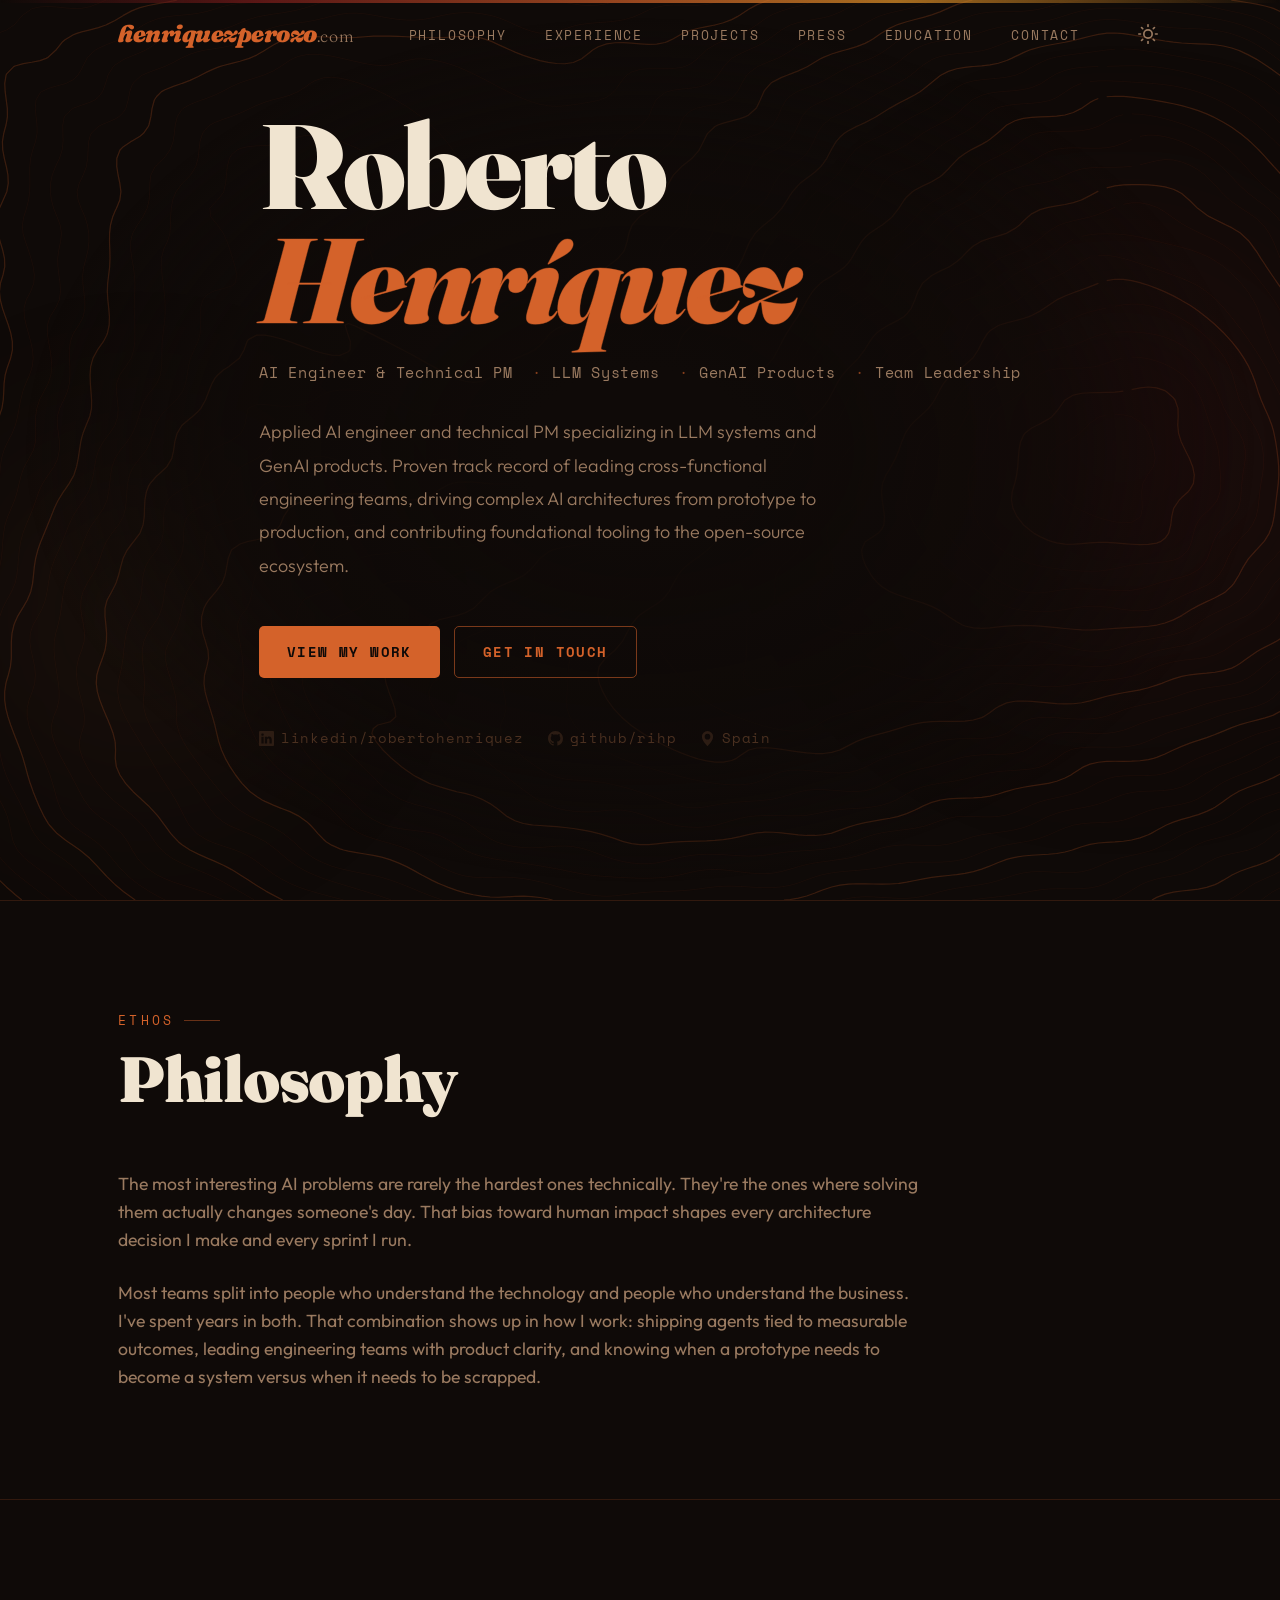
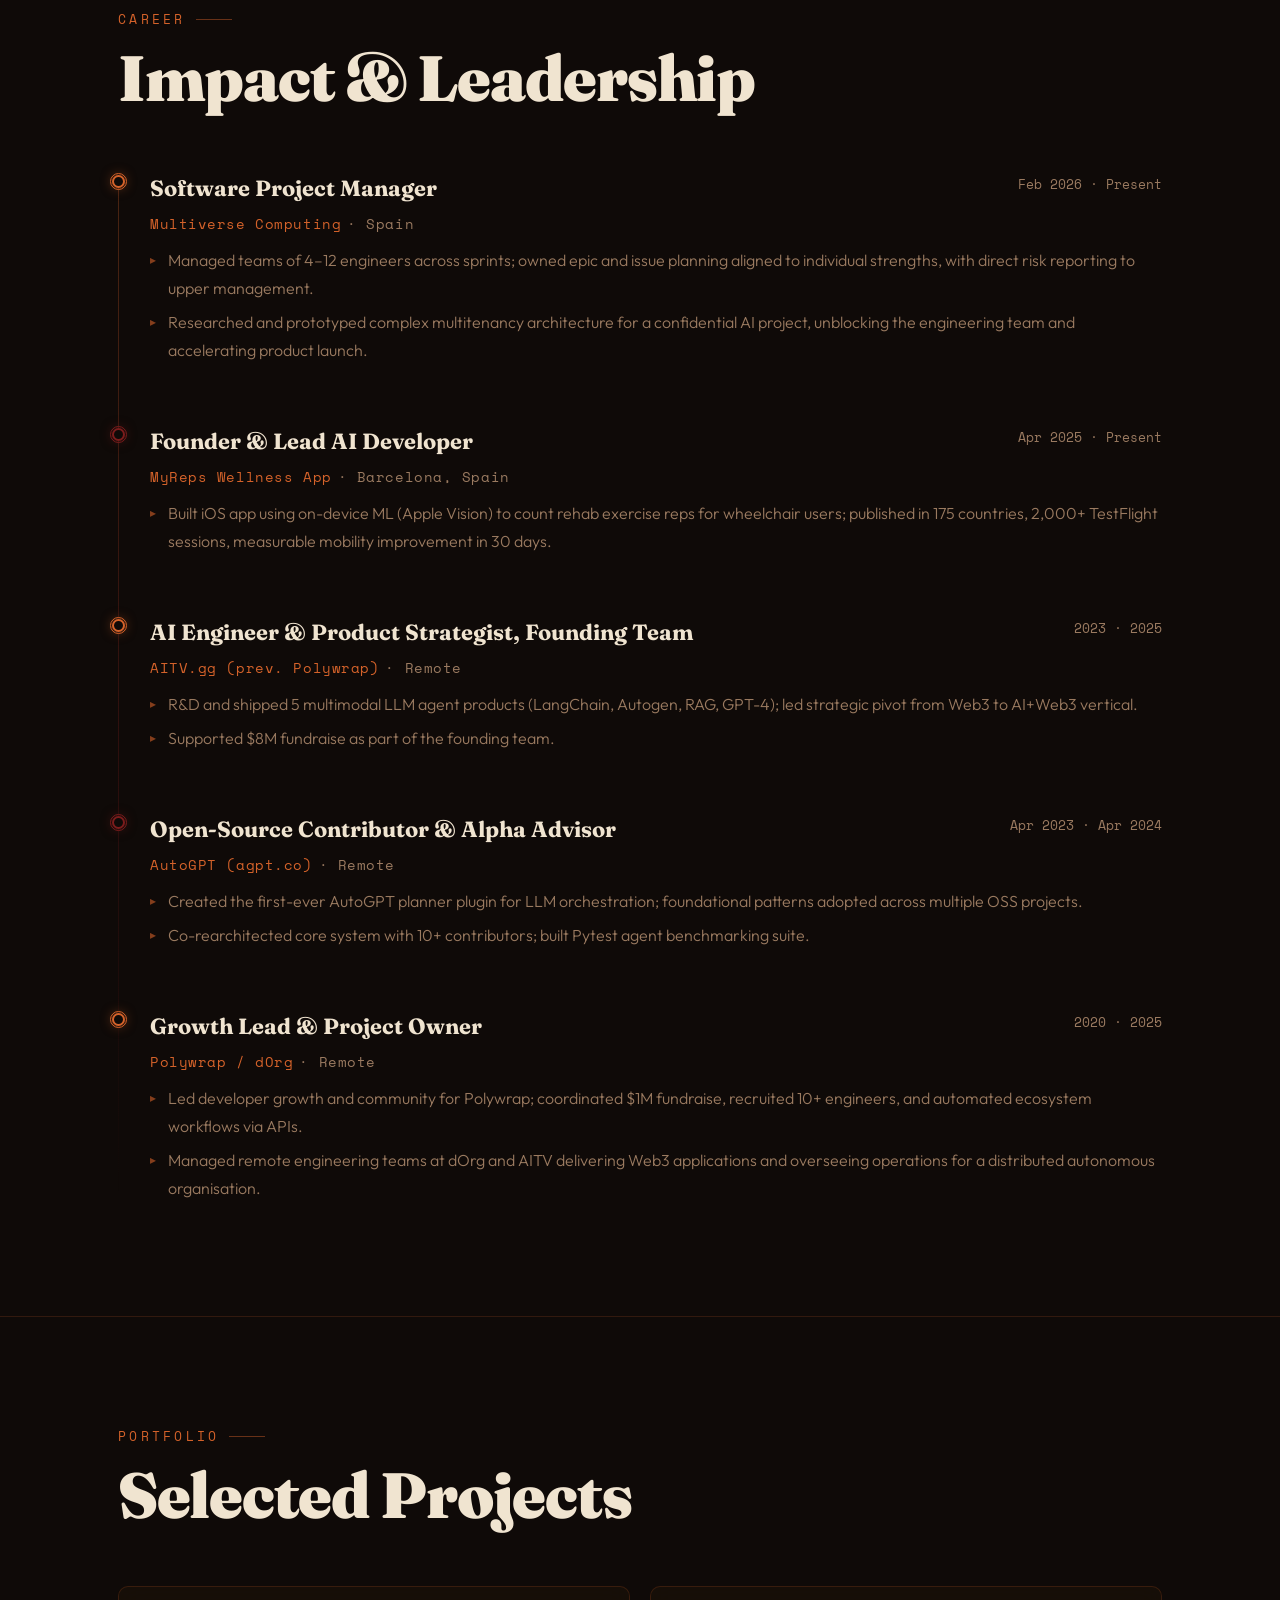
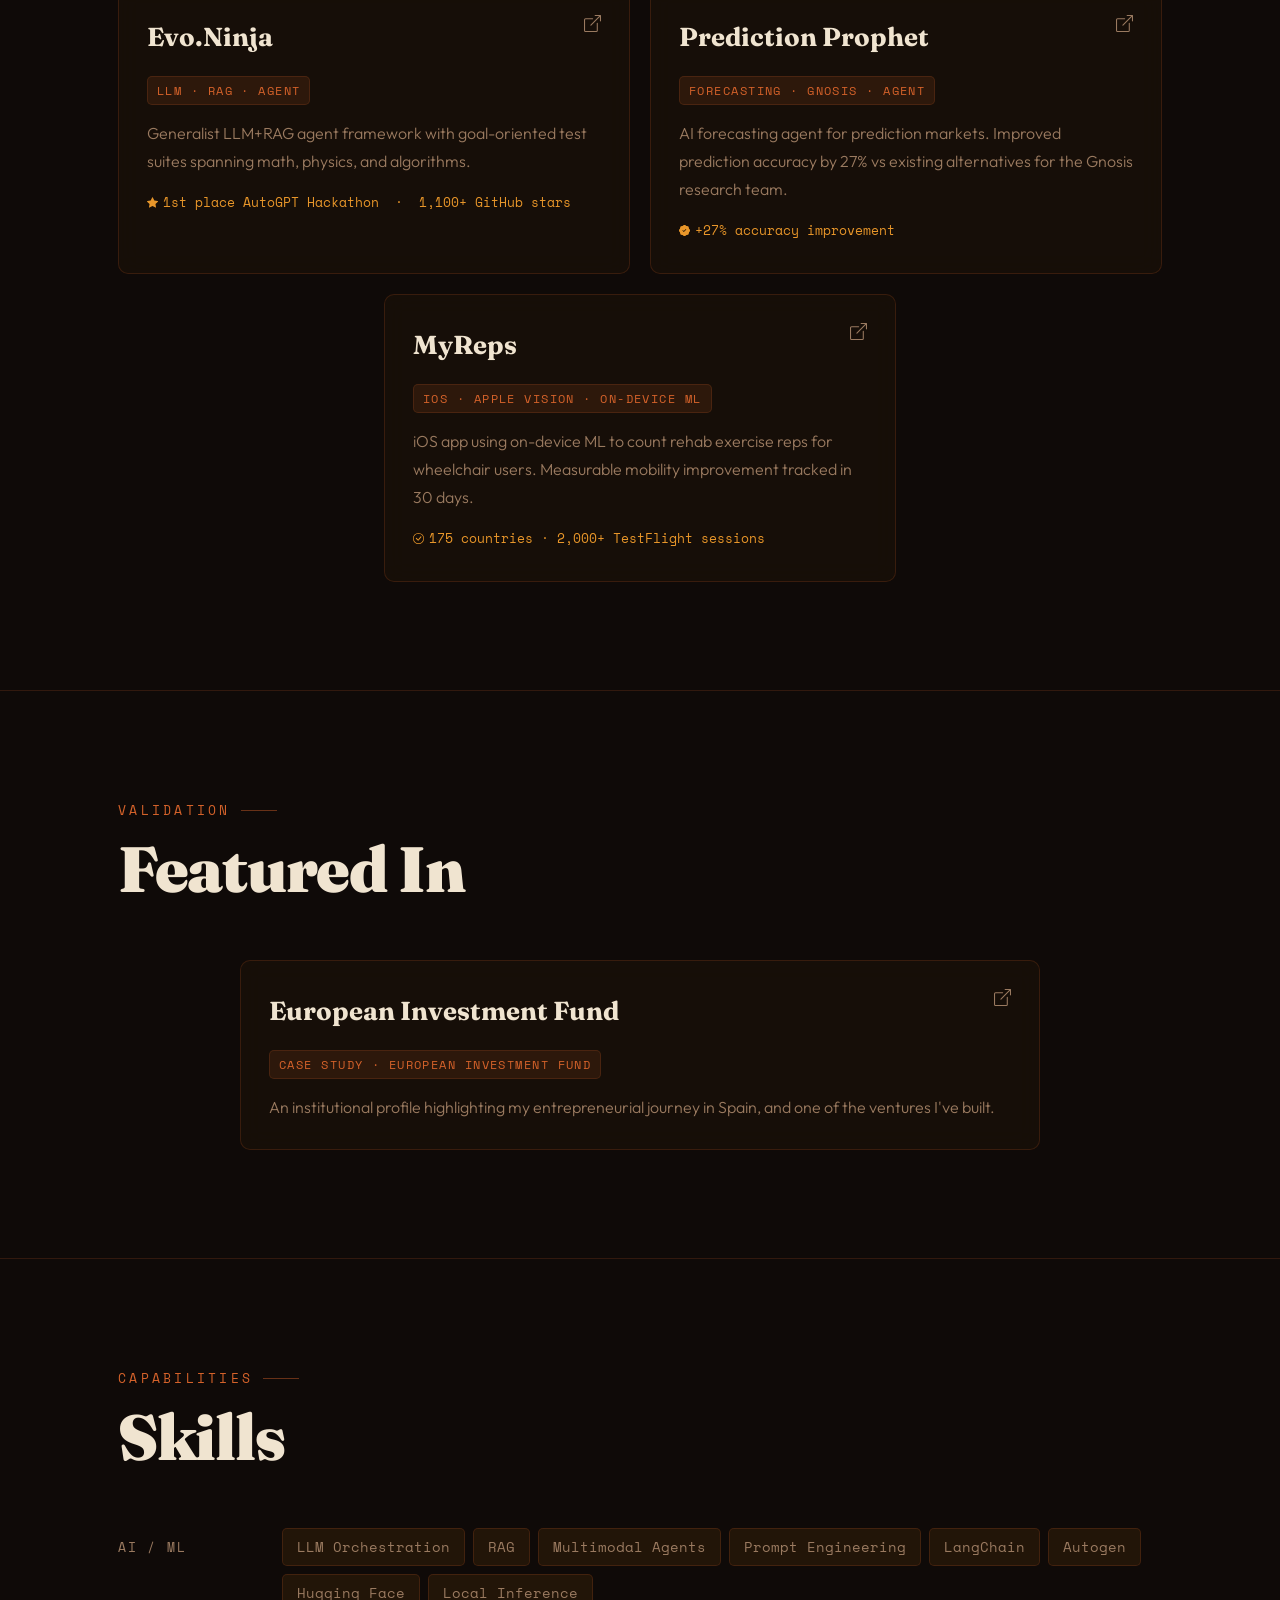
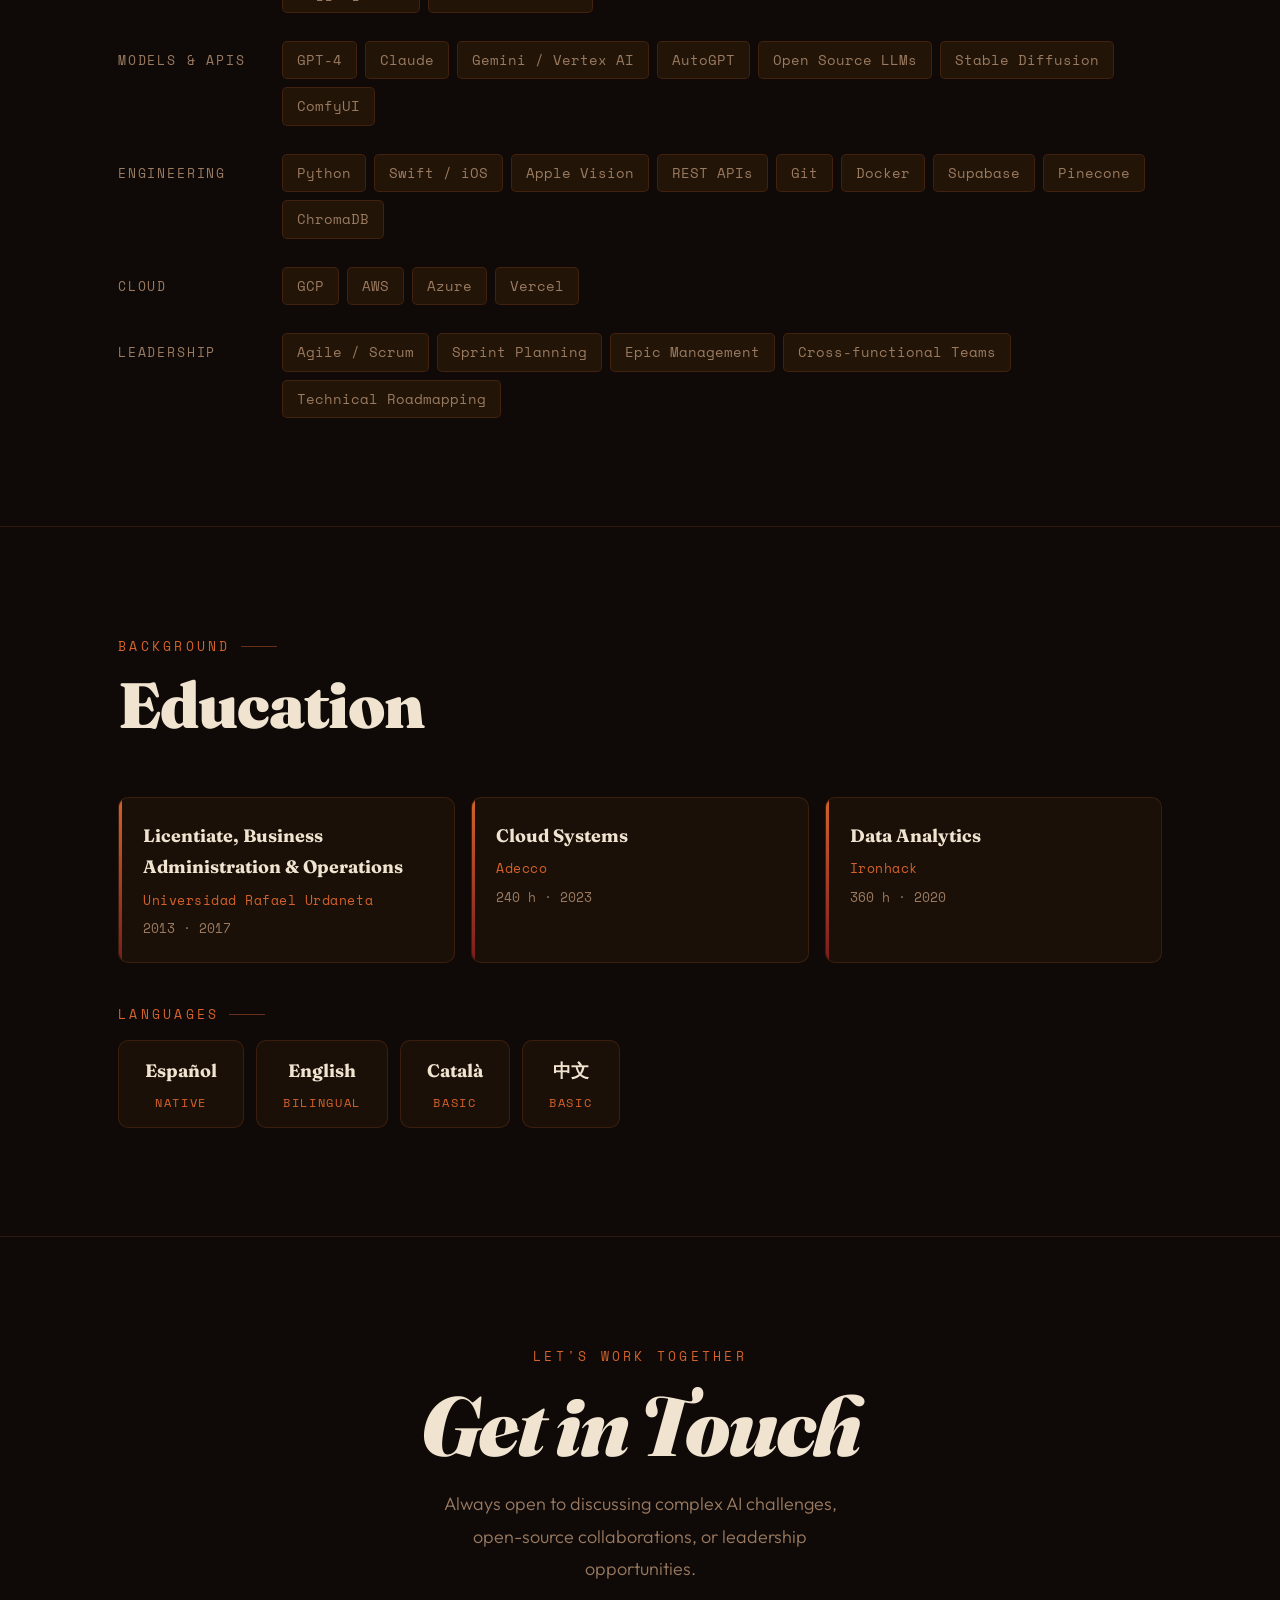
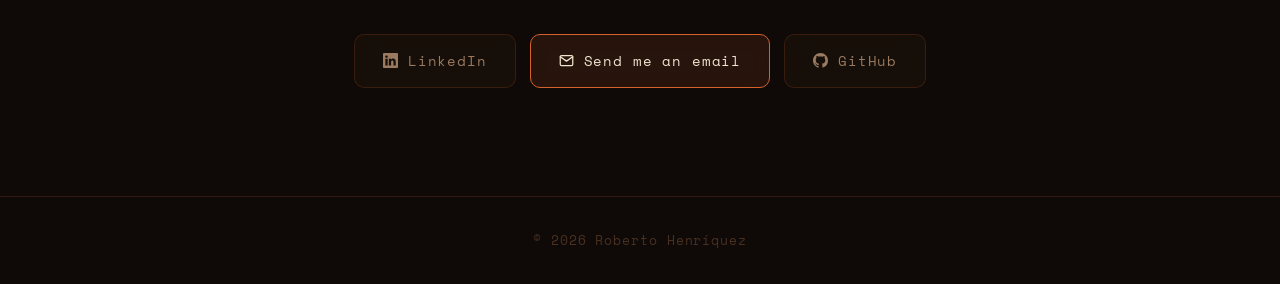
<file: index.html>
<!DOCTYPE html>
<html lang="en">

<head>
  <meta charset="UTF-8">
  <meta name="viewport" content="width=device-width, initial-scale=1.0">
  <title>Roberto Henríquez — AI Engineer &amp; Technical PM</title>
  <meta name="description"
    content="Applied AI engineer and technical PM with 5+ years shipping LLM agent systems and GenAI products.">
  <meta property="og:title" content="Roberto Henríquez — AI Engineer &amp; Technical PM">
  <meta property="og:description"
    content="Applied AI engineer and technical PM with 5+ years shipping LLM agent systems and GenAI products. Based in Spain.">
  <meta property="og:type" content="website">
  <meta property="og:url" content="https://henriquezperozo.com">
  <meta property="og:image" content="https://henriquezperozo.com/og_image.png">
  <meta property="og:image:secure_url" content="https://henriquezperozo.com/og_image.png">
  <meta property="og:image:type" content="image/png">
  <meta property="og:image:width" content="788">
  <meta property="og:image:height" content="446">
  <meta property="og:image:alt" content="Roberto Henríquez Portfolio Preview">
  <meta name="twitter:card" content="summary_large_image">
  <meta name="twitter:title" content="Roberto Henríquez — AI Engineer &amp; Technical PM">
  <meta name="twitter:description"
    content="5+ years shipping LLM agents and GenAI products. Now at Multiverse Computing.">
  <meta name="twitter:image" content="https://henriquezperozo.com/og_image.png">

  <link rel="preconnect" href="https://fonts.googleapis.com">
  <link rel="preconnect" href="https://fonts.gstatic.com" crossorigin>
  <link
    href="https://fonts.googleapis.com/css2?family=Fraunces:ital,opsz,wght@0,9..144,300;0,9..144,700;0,9..144,900;1,9..144,300;1,9..144,700&family=Space+Mono:wght@400;700&family=Outfit:wght@300;400;500;600&display=swap"
    rel="stylesheet">

  <link rel="icon" type="image/png" href="img/core-img/poke-cd.png">
  <link rel="stylesheet" href="css/style.css">

  <script type="application/ld+json">
  {
    "@context": "https://schema.org",
    "@type": "Person",
    "name": "Roberto Henríquez Perozo",
    "url": "https://henriquezperozo.com",
    "image": "https://henriquezperozo.com/og_image.png",
    "jobTitle": "AI Engineer and Technical PM",
    "description": "Applied AI engineer and technical PM with 5+ years shipping LLM agent systems and GenAI products.",
    "worksFor": {
      "@type": "Organization",
      "name": "Multiverse Computing"
    },
    "homeLocation": {
      "@type": "Place",
      "name": "Spain"
    },
    "knowsAbout": [
      "LLM Orchestration", "Retrieval-Augmented Generation", "Multimodal AI Agents",
      "Prompt Engineering", "LangChain", "Python", "Swift", "Apple Vision",
      "Google Cloud Platform", "AWS", "Azure", "Agile", "Technical Roadmapping",
      "Local Inference", "AI Models", "Image Generation", "Video Generation"
    ],
    "knowsLanguage": [
      { "@type": "Language", "name": "Spanish", "alternateName": "es" },
      { "@type": "Language", "name": "English", "alternateName": "en" },
      { "@type": "Language", "name": "Catalan", "alternateName": "ca" },
      { "@type": "Language", "name": "Chinese", "alternateName": "zh" }
    ],
    "sameAs": [
      "https://linkedin.com/in/robertohenriquez",
      "https://github.com/rihp"
    ]
  }
  </script>

  <script>
    // FOUC Prevention
    var savedTheme = localStorage.getItem('theme') || 'dark';
    if (savedTheme === 'light') {
      document.documentElement.setAttribute('data-theme', 'light');
    }
  </script>
</head>

<body>

  <!-- ═══ NAV ═══════════════════════════════════════════════ -->
  <nav id="navbar">
    <div class="nav-inner">
      <a href="#hero" class="nav-logo">henriquezperozo<span>.com</span></a>
      <ul class="nav-links" id="navLinks">
        <li><a href="#philosophy">Philosophy</a></li>
        <li><a href="#experience">Experience</a></li>
        <li><a href="#projects">Projects</a></li>
        <li><a href="#press">Press</a></li>
        <li><a href="#education">Education</a></li>
        <li><a href="#contact">Contact</a></li>
      </ul>
      <div class="nav-controls">
        <button id="themeToggle" class="theme-toggle" aria-label="Toggle light/dark mode">
          <svg class="sun-icon" viewBox="0 0 24 24" fill="none" stroke="currentColor" stroke-width="2"
            stroke-linecap="round" stroke-linejoin="round">
            <circle cx="12" cy="12" r="5"></circle>
            <line x1="12" y1="1" x2="12" y2="3"></line>
            <line x1="12" y1="21" x2="12" y2="23"></line>
            <line x1="4.22" y1="4.22" x2="5.64" y2="5.64"></line>
            <line x1="18.36" y1="18.36" x2="19.78" y2="19.78"></line>
            <line x1="1" y1="12" x2="3" y2="12"></line>
            <line x1="21" y1="12" x2="23" y2="12"></line>
            <line x1="4.22" y1="19.78" x2="5.64" y2="18.36"></line>
            <line x1="18.36" y1="5.64" x2="19.78" y2="4.22"></line>
          </svg>
          <svg class="moon-icon" viewBox="0 0 24 24" fill="none" stroke="currentColor" stroke-width="2"
            stroke-linecap="round" stroke-linejoin="round">
            <path d="M21 12.79A9 9 0 1 1 11.21 3 7 7 0 0 0 21 12.79z"></path>
          </svg>
        </button>
        <button class="nav-toggle" id="navToggle" aria-label="Toggle navigation">
          <span></span><span></span><span></span>
        </button>
      </div>
    </div>
  </nav>

  <main>

    <!-- ═══ HERO ═══════════════════════════════════════════ -->
    <section id="hero">
      <div class="hero-blob hero-blob-1"></div>
      <div class="hero-blob hero-blob-2"></div>
      <div class="container">
        <div class="hero-content">
          <h1 class="hero-name">Roberto<br><span class="hl">Henríquez</span></h1>
          <p class="hero-sub">
            AI Engineer &amp; Technical PM
            <span class="dot">·</span>LLM Systems
            <span class="dot">·</span>GenAI Products
            <span class="dot">·</span>Team Leadership
          </p>
          <p class="hero-summary">
            Applied AI engineer and technical PM specializing in LLM systems and GenAI products.
            Proven track record of leading cross-functional engineering teams, driving complex
            AI architectures from prototype to production, and contributing foundational tooling
            to the open-source ecosystem.
          </p>
          <div class="hero-ctas">
            <a href="#projects" class="btn btn-primary">View My Work</a>
            <a href="#contact" class="btn btn-ghost">Get in Touch</a>
          </div>
          <div class="hero-links">
            <a href="https://linkedin.com/in/robertohenriquez" target="_blank" rel="noopener noreferrer"
              class="hero-link">
              <svg width="15" height="15" viewBox="0 0 16 16" fill="currentColor" aria-hidden="true">
                <path
                  d="M0 1.146C0 .513.526 0 1.175 0h13.65C15.474 0 16 .513 16 1.146v13.708c0 .633-.526 1.146-1.175 1.146H1.175C.526 16 0 15.487 0 14.854V1.146zm4.943 12.248V6.169H2.542v7.225h2.401zm-1.2-8.212c.837 0 1.358-.554 1.358-1.248-.015-.709-.52-1.248-1.342-1.248-.822 0-1.359.54-1.359 1.248 0 .694.521 1.248 1.327 1.248h.016zm4.908 8.212V9.359c0-.216.016-.432.08-.586.173-.431.568-.878 1.232-.878.869 0 1.216.662 1.216 1.634v3.865h2.401V9.25c0-2.22-1.184-3.252-2.764-3.252-1.274 0-1.845.7-2.165 1.193v.025h-.016a5.54 5.54 0 0 1 .016-.025V6.169h-2.4c.03.678 0 7.225 0 7.225h2.4z" />
              </svg>
              linkedin/robertohenriquez
            </a>
            <a href="https://github.com/rihp" target="_blank" rel="noopener noreferrer" class="hero-link">
              <svg width="15" height="15" viewBox="0 0 16 16" fill="currentColor" aria-hidden="true">
                <path
                  d="M8 0C3.58 0 0 3.58 0 8c0 3.54 2.29 6.53 5.47 7.59.4.07.55-.17.55-.38 0-.19-.01-.82-.01-1.49-2.01.37-2.53-.49-2.69-.94-.09-.23-.48-.94-.82-1.13-.28-.15-.68-.52-.01-.53.63-.01 1.08.58 1.23.82.72 1.21 1.87.87 2.33.66.07-.52.28-.87.51-1.07-1.78-.2-3.64-.89-3.64-3.95 0-.87.31-1.59.82-2.15-.08-.2-.36-1.02.08-2.12 0 0 .67-.21 2.2.82.64-.18 1.32-.27 2-.27.68 0 1.36.09 2 .27 1.53-1.04 2.2-.82 2.2-.82.44 1.1.16 1.92.08 2.12.51.56.82 1.27.82 2.15 0 3.07-1.87 3.75-3.65 3.95.29.25.54.73.54 1.48 0 1.07-.01 1.93-.01 2.2 0 .21.15.46.55.38A8.012 8.012 0 0 0 16 8c0-4.42-3.58-8-8-8z" />
              </svg>
              github/rihp
            </a>
            <span class="hero-link">
              <svg width="15" height="15" viewBox="0 0 16 16" fill="currentColor" aria-hidden="true">
                <path d="M8 16s6-5.686 6-10A6 6 0 0 0 2 6c0 4.314 6 10 6 10zm0-7a3 3 0 1 1 0-6 3 3 0 0 1 0 6z" />
              </svg>
              Spain
            </span>
          </div>
        </div>
      </div>
    </section>

    <!-- ═══ PHILOSOPHY ═════════════════════════════════════ -->
    <section id="philosophy">
      <div class="container">
        <p class="section-label fade-up">Ethos</p>
        <h2 class="section-title fade-up">Philosophy</h2>
        <div class="fade-up" style="max-width: 800px;">
          <p style="font-size: 1.1rem; line-height: 1.6; color: var(--text-muted); margin-bottom: 1.5rem;">
            The most interesting AI problems are rarely the hardest ones technically. They're the ones where solving
            them actually changes someone's day. That bias toward human impact shapes every architecture decision
            I make and every sprint I run.
          </p>
          <p style="font-size: 1.1rem; line-height: 1.6; color: var(--text-muted);">
            Most teams split into people who understand the technology and people who understand the business.
            I've spent years in both. That combination shows up in how I work: shipping agents tied to measurable
            outcomes, leading engineering teams with product clarity, and knowing when a prototype needs to become
            a system versus when it needs to be scrapped.
          </p>
        </div>
      </div>
    </section>

    <!-- ═══ EXPERIENCE ═════════════════════════════════════ -->
    <section id="experience">
      <div class="container">
        <p class="section-label fade-up">Career</p>
        <h2 class="section-title fade-up">Impact &amp; Leadership</h2>
        <div class="timeline stagger">

          <div class="tl-item fade-up">
            <div class="tl-dot"></div>
            <div class="tl-header">
              <span class="tl-title">Software Project Manager</span>
              <span class="tl-date">Feb 2026 · Present</span>
            </div>
            <p class="tl-company">Multiverse Computing<span class="loc">· Spain</span></p>
            <ul class="tl-bullets">
              <li>Managed teams of 4–12 engineers across sprints; owned epic and issue planning aligned to individual
                strengths, with direct risk reporting to upper management.</li>
              <li>Researched and prototyped complex multitenancy architecture for a confidential AI project, unblocking
                the engineering team and accelerating product launch.</li>
            </ul>
          </div>

          <div class="tl-item fade-up">
            <div class="tl-dot v"></div>
            <div class="tl-header">
              <span class="tl-title">Founder &amp; Lead AI Developer</span>
              <span class="tl-date">Apr 2025 · Present</span>
            </div>
            <p class="tl-company">MyReps Wellness App<span class="loc">· Barcelona, Spain</span></p>
            <ul class="tl-bullets">
              <li>Built iOS app using on-device ML (Apple Vision) to count rehab exercise reps for wheelchair users;
                published in 175 countries, 2,000+ TestFlight sessions, measurable mobility improvement in 30 days.</li>
            </ul>
          </div>

          <div class="tl-item fade-up">
            <div class="tl-dot"></div>
            <div class="tl-header">
              <span class="tl-title">AI Engineer &amp; Product Strategist, Founding Team</span>
              <span class="tl-date">2023 · 2025</span>
            </div>
            <p class="tl-company">AITV.gg (prev. Polywrap)<span class="loc">· Remote</span></p>
            <ul class="tl-bullets">
              <li>R&amp;D and shipped 5 multimodal LLM agent products (LangChain, Autogen, RAG, GPT-4); led strategic
                pivot from Web3 to AI+Web3 vertical.</li>
              <li>Supported $8M fundraise as part of the founding team.</li>
            </ul>
          </div>

          <div class="tl-item fade-up">
            <div class="tl-dot v"></div>
            <div class="tl-header">
              <span class="tl-title">Open-Source Contributor &amp; Alpha Advisor</span>
              <span class="tl-date">Apr 2023 · Apr 2024</span>
            </div>
            <p class="tl-company">AutoGPT (agpt.co)<span class="loc">· Remote</span></p>
            <ul class="tl-bullets">
              <li>Created the first-ever AutoGPT planner plugin for LLM orchestration; foundational patterns adopted
                across multiple OSS projects.</li>
              <li>Co-rearchitected core system with 10+ contributors; built Pytest agent benchmarking suite.</li>
            </ul>
          </div>

          <div class="tl-item fade-up">
            <div class="tl-dot"></div>
            <div class="tl-header">
              <span class="tl-title">Growth Lead &amp; Project Owner</span>
              <span class="tl-date">2020 · 2025</span>
            </div>
            <p class="tl-company">Polywrap / dOrg<span class="loc">· Remote</span></p>
            <ul class="tl-bullets">
              <li>Led developer growth and community for Polywrap; coordinated $1M fundraise, recruited 10+ engineers,
                and automated ecosystem workflows via APIs.</li>
              <li>Managed remote engineering teams at dOrg and AITV delivering Web3 applications and overseeing
                operations for a distributed autonomous organisation.</li>
            </ul>
          </div>

        </div>
      </div>
    </section>

    <!-- ═══ PROJECTS ════════════════════════════════════════ -->
    <section id="projects">
      <div class="container">
        <p class="section-label fade-up">Portfolio</p>
        <h2 class="section-title fade-up">Selected Projects</h2>
        <div class="projects-grid stagger">

          <a href="https://github.com/agentcoinorg/evo.ninja" target="_blank" rel="noopener noreferrer"
            class="proj-card fade-up">
            <div class="proj-header">
              <span class="proj-name">Evo.Ninja</span>
              <svg class="proj-arrow" width="17" height="17" viewBox="0 0 16 16" fill="currentColor" aria-hidden="true">
                <path fill-rule="evenodd"
                  d="M8.636 3.5a.5.5 0 0 0-.5-.5H1.5A1.5 1.5 0 0 0 0 4.5v10A1.5 1.5 0 0 0 1.5 16h10a1.5 1.5 0 0 0 1.5-1.5V7.864a.5.5 0 0 0-1 0V14.5a.5.5 0 0 1-.5.5h-10a.5.5 0 0 1-.5-.5v-10a.5.5 0 0 1 .5-.5h6.636a.5.5 0 0 0 .5-.5z" />
                <path fill-rule="evenodd"
                  d="M16 .5a.5.5 0 0 0-.5-.5h-5a.5.5 0 0 0 0 1h3.793L6.146 9.146a.5.5 0 1 0 .708.708L15 1.707V5.5a.5.5 0 0 0 1 0v-5z" />
              </svg>
            </div>
            <span class="proj-tag">LLM · RAG · Agent</span>
            <p class="proj-desc">Generalist LLM+RAG agent framework with goal-oriented test suites spanning math,
              physics, and algorithms.</p>
            <p class="proj-stat">
              <svg width="11" height="11" viewBox="0 0 16 16" fill="currentColor" aria-hidden="true">
                <path
                  d="M3.612 15.443c-.386.198-.824-.149-.746-.592l.83-4.73L.173 6.765c-.329-.314-.158-.888.283-.95l4.898-.696L7.538.792c.197-.39.73-.39.927 0l2.184 4.327 4.898.696c.441.062.612.636.282.95l-3.522 3.356.83 4.73c.078.443-.36.79-.746.592L8 13.187l-4.389 2.256z" />
              </svg>
              1st place AutoGPT Hackathon &nbsp;·&nbsp; 1,100+ GitHub stars
            </p>
          </a>

          <a href="https://github.com/agentcoinorg/predictionprophet" target="_blank" rel="noopener noreferrer"
            class="proj-card fade-up">
            <div class="proj-header">
              <span class="proj-name">Prediction Prophet</span>
              <svg class="proj-arrow" width="17" height="17" viewBox="0 0 16 16" fill="currentColor" aria-hidden="true">
                <path fill-rule="evenodd"
                  d="M8.636 3.5a.5.5 0 0 0-.5-.5H1.5A1.5 1.5 0 0 0 0 4.5v10A1.5 1.5 0 0 0 1.5 16h10a1.5 1.5 0 0 0 1.5-1.5V7.864a.5.5 0 0 0-1 0V14.5a.5.5 0 0 1-.5.5h-10a.5.5 0 0 1-.5-.5v-10a.5.5 0 0 1 .5-.5h6.636a.5.5 0 0 0 .5-.5z" />
                <path fill-rule="evenodd"
                  d="M16 .5a.5.5 0 0 0-.5-.5h-5a.5.5 0 0 0 0 1h3.793L6.146 9.146a.5.5 0 1 0 .708.708L15 1.707V5.5a.5.5 0 0 0 1 0v-5z" />
              </svg>
            </div>
            <span class="proj-tag">Forecasting · Gnosis · Agent</span>
            <p class="proj-desc">AI forecasting agent for prediction markets. Improved prediction accuracy by 27% vs
              existing alternatives for the Gnosis research team.</p>
            <p class="proj-stat">
              <svg width="11" height="11" viewBox="0 0 16 16" fill="currentColor" aria-hidden="true">
                <path
                  d="M10.067.87a2.89 2.89 0 0 0-4.134 0l-.622.638-.89-.011a2.89 2.89 0 0 0-2.924 2.924l.01.89-.636.622a2.89 2.89 0 0 0 0 4.134l.637.622-.011.89a2.89 2.89 0 0 0 2.924 2.924l.89-.01.622.636a2.89 2.89 0 0 0 4.134 0l.622-.637.89.011a2.89 2.89 0 0 0 2.924-2.924l-.01-.89.636-.622a2.89 2.89 0 0 0 0-4.134l-.637-.622.011-.89a2.89 2.89 0 0 0-2.924-2.924l-.89.01-.622-.636zm.287 5.984-3 3a.5.5 0 0 1-.708 0l-1.5-1.5a.5.5 0 1 1 .708-.708L7 8.793l2.646-2.647a.5.5 0 0 1 .708.708z" />
              </svg>
              +27% accuracy improvement
            </p>
          </a>

          <a href="https://apps.apple.com/us/app/myreps-wellness/id6745397332" target="_blank" rel="noopener noreferrer"
            class="proj-card fade-up">
            <div class="proj-header">
              <span class="proj-name">MyReps</span>
              <svg class="proj-arrow" width="17" height="17" viewBox="0 0 16 16" fill="currentColor" aria-hidden="true">
                <path fill-rule="evenodd"
                  d="M8.636 3.5a.5.5 0 0 0-.5-.5H1.5A1.5 1.5 0 0 0 0 4.5v10A1.5 1.5 0 0 0 1.5 16h10a1.5 1.5 0 0 0 1.5-1.5V7.864a.5.5 0 0 0-1 0V14.5a.5.5 0 0 1-.5.5h-10a.5.5 0 0 1-.5-.5v-10a.5.5 0 0 1 .5-.5h6.636a.5.5 0 0 0 .5-.5z" />
                <path fill-rule="evenodd"
                  d="M16 .5a.5.5 0 0 0-.5-.5h-5a.5.5 0 0 0 0 1h3.793L6.146 9.146a.5.5 0 1 0 .708.708L15 1.707V5.5a.5.5 0 0 0 1 0v-5z" />
              </svg>
            </div>
            <span class="proj-tag">iOS · Apple Vision · On-device ML</span>
            <p class="proj-desc">iOS app using on-device ML to count rehab exercise reps for wheelchair users.
              Measurable mobility improvement tracked in 30 days.</p>
            <p class="proj-stat">
              <svg width="11" height="11" viewBox="0 0 16 16" fill="currentColor" aria-hidden="true">
                <path d="M8 15A7 7 0 1 1 8 1a7 7 0 0 1 0 14zm0 1A8 8 0 1 0 8 0a8 8 0 0 0 0 16z" />
                <path
                  d="M10.97 4.97a.235.235 0 0 0-.02.022L7.477 9.417 5.384 7.323a.75.75 0 0 0-1.06 1.06L6.97 11.03a.75.75 0 0 0 1.079-.02l3.992-4.99a.75.75 0 0 0-1.071-1.05z" />
              </svg>
              175 countries · 2,000+ TestFlight sessions
            </p>
          </a>

        </div>
      </div>
    </section>

    <!-- ═══ PRESS / RECOGNITION ════════════════════════════ -->
    <section id="press">
      <div class="container">
        <p class="section-label fade-up">Validation</p>
        <h2 class="section-title fade-up">Featured In</h2>

        <a href="https://www.eif.org/case-study/all/se-guarantee-pilot-roberto-henriquez-perozo" target="_blank"
          rel="noopener noreferrer" class="proj-card fade-up" style="max-width: 800px; margin: 0 auto; display: block;">
          <div class="proj-header">
            <span class="proj-name">European Investment Fund</span>
            <svg class="proj-arrow" width="17" height="17" viewBox="0 0 16 16" fill="currentColor" aria-hidden="true">
              <path fill-rule="evenodd"
                d="M8.636 3.5a.5.5 0 0 0-.5-.5H1.5A1.5 1.5 0 0 0 0 4.5v10A1.5 1.5 0 0 0 1.5 16h10a1.5 1.5 0 0 0 1.5-1.5V7.864a.5.5 0 0 0-1 0V14.5a.5.5 0 0 1-.5.5h-10a.5.5 0 0 1-.5-.5v-10a.5.5 0 0 1 .5-.5h6.636a.5.5 0 0 0 .5-.5z" />
              <path fill-rule="evenodd"
                d="M16 .5a.5.5 0 0 0-.5-.5h-5a.5.5 0 0 0 0 1h3.793L6.146 9.146a.5.5 0 1 0 .708.708L15 1.707V5.5a.5.5 0 0 0 1 0v-5z" />
            </svg>
          </div>
          <span class="proj-tag">Case Study · European Investment Fund</span>
          <p class="proj-desc">An institutional profile highlighting my entrepreneurial journey in Spain, and one of the
            ventures I've built.</p>
        </a>
      </div>
    </section>

    <!-- ═══ SKILLS ═════════════════════════════════════════ -->
    <section id="skills">
      <div class="container">
        <p class="section-label fade-up">Capabilities</p>
        <h2 class="section-title fade-up">Skills</h2>
        <div class="skills-list stagger">

          <div class="skill-group fade-up">
            <span class="sg-label">AI / ML</span>
            <div class="skill-tags">
              <span class="stag">LLM Orchestration</span>
              <span class="stag">RAG</span>
              <span class="stag">Multimodal Agents</span>
              <span class="stag">Prompt Engineering</span>
              <span class="stag">LangChain</span>
              <span class="stag">Autogen</span>
              <span class="stag">Hugging Face</span>
              <span class="stag">Local Inference</span>
            </div>
          </div>

          <div class="skill-group fade-up">
            <span class="sg-label">Models &amp; APIs</span>
            <div class="skill-tags">
              <span class="stag">GPT-4</span>
              <span class="stag">Claude</span>
              <span class="stag">Gemini / Vertex AI</span>
              <span class="stag">AutoGPT</span>
              <span class="stag">Open Source LLMs</span>
              <span class="stag">Stable Diffusion</span>
              <span class="stag">ComfyUI</span>
            </div>
          </div>

          <div class="skill-group fade-up">
            <span class="sg-label">Engineering</span>
            <div class="skill-tags">
              <span class="stag">Python</span>
              <span class="stag">Swift / iOS</span>
              <span class="stag">Apple Vision</span>
              <span class="stag">REST APIs</span>
              <span class="stag">Git</span>
              <span class="stag">Docker</span>
              <span class="stag">Supabase</span>
              <span class="stag">Pinecone</span>
              <span class="stag">ChromaDB</span>
            </div>
          </div>

          <div class="skill-group fade-up">
            <span class="sg-label">Cloud</span>
            <div class="skill-tags">
              <span class="stag v">GCP</span>
              <span class="stag v">AWS</span>
              <span class="stag v">Azure</span>
              <span class="stag v">Vercel</span>
            </div>
          </div>

          <div class="skill-group fade-up">
            <span class="sg-label">Leadership</span>
            <div class="skill-tags">
              <span class="stag v">Agile / Scrum</span>
              <span class="stag v">Sprint Planning</span>
              <span class="stag v">Epic Management</span>
              <span class="stag v">Cross-functional Teams</span>
              <span class="stag v">Technical Roadmapping</span>
            </div>
          </div>

        </div>
      </div>
    </section>

    <!-- ═══ EDUCATION ═══════════════════════════════════════ -->
    <section id="education">
      <div class="container">
        <p class="section-label fade-up">Background</p>
        <h2 class="section-title fade-up">Education</h2>
        <div class="edu-grid fade-up">
          <div class="edu-card">
            <p class="edu-degree">Licentiate, Business Administration &amp; Operations</p>
            <p class="edu-inst">Universidad Rafael Urdaneta</p>
            <p class="edu-year">2013 · 2017</p>
          </div>
          <div class="edu-card">
            <p class="edu-degree">Cloud Systems</p>
            <p class="edu-inst">Adecco</p>
            <p class="edu-year">240 h · 2023</p>
          </div>
          <div class="edu-card">
            <p class="edu-degree">Data Analytics</p>
            <p class="edu-inst">Ironhack</p>
            <p class="edu-year">360 h · 2020</p>
          </div>
        </div>
        <div class="fade-up">
          <p class="section-label" style="margin-bottom: 14px;">Languages</p>
          <div class="lang-row">
            <div class="lang-badge">
              <span class="lang-name">Español</span>
              <span class="lang-level">Native</span>
            </div>
            <div class="lang-badge">
              <span class="lang-name">English</span>
              <span class="lang-level">Bilingual</span>
            </div>
            <div class="lang-badge">
              <span class="lang-name">Català</span>
              <span class="lang-level">Basic</span>
            </div>
            <div class="lang-badge">
              <span class="lang-name">中文</span>
              <span class="lang-level">Basic</span>
            </div>
          </div>
        </div>
      </div>
    </section>

    <!-- ═══ CONTACT ═════════════════════════════════════════ -->
    <section id="contact">
      <div class="container">
        <p class="section-label fade-up">Let's work together</p>
        <h2 class="contact-title fade-up">Get in Touch</h2>
        <p class="contact-sub fade-up">Always open to discussing complex AI challenges, open-source collaborations, or
          leadership opportunities.</p>
        <div class="contact-links fade-up">
          <a href="https://linkedin.com/in/robertohenriquez" target="_blank" rel="noopener noreferrer"
            class="contact-link">
            <svg width="15" height="15" viewBox="0 0 16 16" fill="currentColor" aria-hidden="true">
              <path
                d="M0 1.146C0 .513.526 0 1.175 0h13.65C15.474 0 16 .513 16 1.146v13.708c0 .633-.526 1.146-1.175 1.146H1.175C.526 16 0 15.487 0 14.854V1.146zm4.943 12.248V6.169H2.542v7.225h2.401zm-1.2-8.212c.837 0 1.358-.554 1.358-1.248-.015-.709-.52-1.248-1.342-1.248-.822 0-1.359.54-1.359 1.248 0 .694.521 1.248 1.327 1.248h.016zm4.908 8.212V9.359c0-.216.016-.432.08-.586.173-.431.568-.878 1.232-.878.869 0 1.216.662 1.216 1.634v3.865h2.401V9.25c0-2.22-1.184-3.252-2.764-3.252-1.274 0-1.845.7-2.165 1.193v.025h-.016a5.54 5.54 0 0 1 .016-.025V6.169h-2.4c.03.678 0 7.225 0 7.225h2.4z" />
            </svg>
            LinkedIn
          </a>
          <a href="connect.html" class="contact-link"
            style="border-color: var(--accent); background: var(--accent-dim); color: var(--text);">
            <svg width="15" height="15" viewBox="0 0 24 24" fill="none" stroke="currentColor" stroke-width="2"
              stroke-linecap="round" stroke-linejoin="round">
              <path d="M4 4h16c1.1 0 2 .9 2 2v12c0 1.1-.9 2-2 2H4c-1.1 0-2-.9-2-2V6c0-1.1.9-2 2-2z"></path>
              <polyline points="22,6 12,13 2,6"></polyline>
            </svg>
            Send me an email
          </a>
          <a href="https://github.com/rihp" target="_blank" rel="noopener noreferrer" class="contact-link">
            <svg width="15" height="15" viewBox="0 0 16 16" fill="currentColor" aria-hidden="true">
              <path
                d="M8 0C3.58 0 0 3.58 0 8c0 3.54 2.29 6.53 5.47 7.59.4.07.55-.17.55-.38 0-.19-.01-.82-.01-1.49-2.01.37-2.53-.49-2.69-.94-.09-.23-.48-.94-.82-1.13-.28-.15-.68-.52-.01-.53.63-.01 1.08.58 1.23.82.72 1.21 1.87.87 2.33.66.07-.52.28-.87.51-1.07-1.78-.2-3.64-.89-3.64-3.95 0-.87.31-1.59.82-2.15-.08-.2-.36-1.02.08-2.12 0 0 .67-.21 2.2.82.64-.18 1.32-.27 2-.27.68 0 1.36.09 2 .27 1.53-1.04 2.2-.82 2.2-.82.44 1.1.16 1.92.08 2.12.51.56.82 1.27.82 2.15 0 3.07-1.87 3.75-3.65 3.95.29.25.54.73.54 1.48 0 1.07-.01 1.93-.01 2.2 0 .21.15.46.55.38A8.012 8.012 0 0 0 16 8c0-4.42-3.58-8-8-8z" />
            </svg>
            GitHub
          </a>
        </div>
      </div>
    </section>

  </main>

  <footer>
    <p class="footer-text">&copy; 2026 Roberto Henríquez</p>
  </footer>

  <script src="js/main.js"></script>

</body>

</html>
</file>
<file: css/style.css>
/* ═══════════════════════════════════════════════════════════
   STYLE.CSS — Main entry point
   Imports all modular CSS files in correct cascade order.
   Edit individual files; do not add rules here.
═══════════════════════════════════════════════════════════ */
@import url('tokens.css');
@import url('base.css');
@import url('nav.css');
@import url('hero.css');
@import url('sections.css');
</file>
